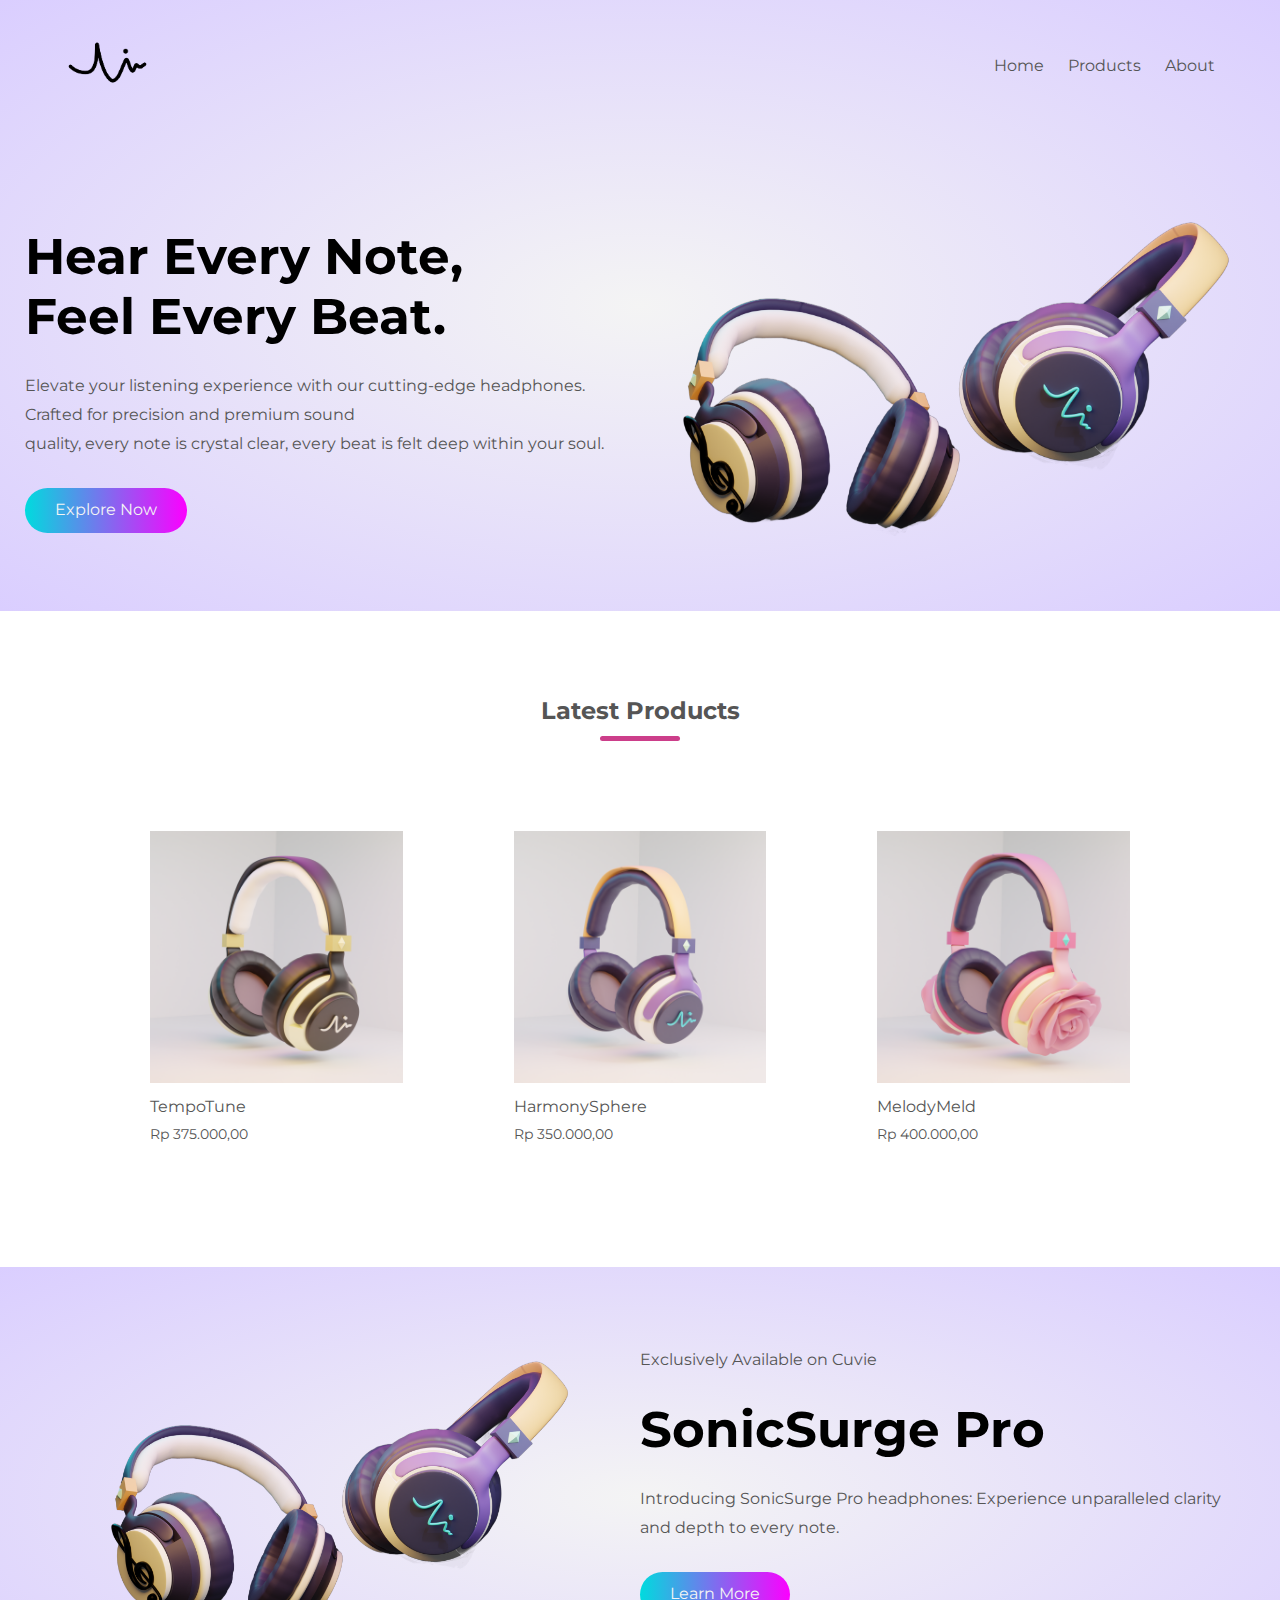
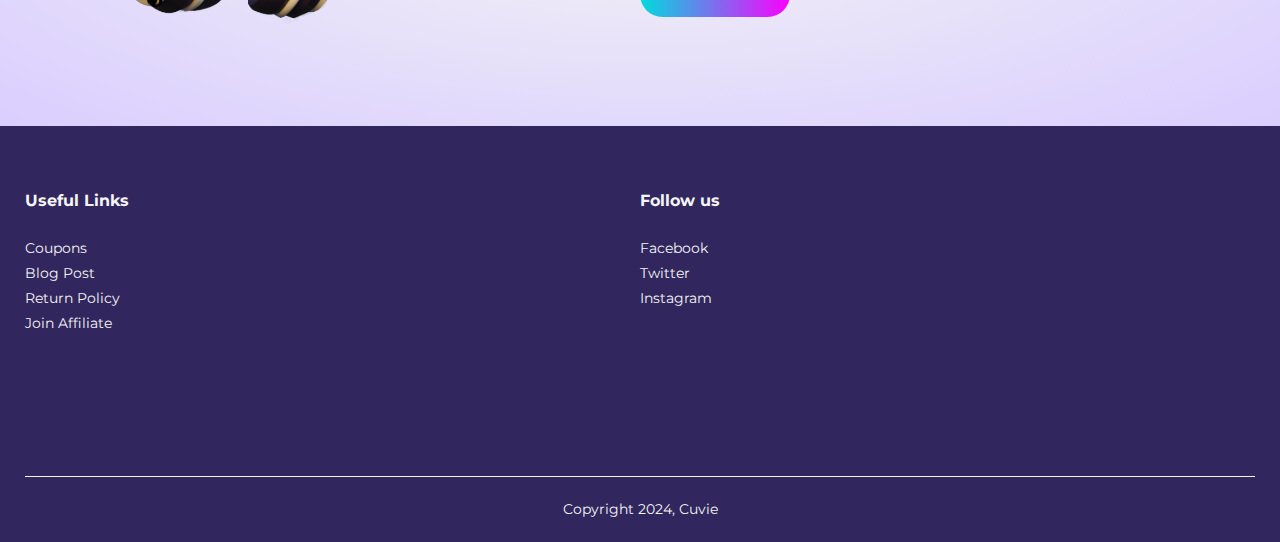
<file: index.html>
<!DOCTYPE html>
<html lang="en">
<head>
    <meta charset="UTF-8">
    <meta name="viewport" content="width=device-width, initial-scale=1.0">
    
    <title>Cuvie |  Ecommerce Website Design</title>
    <link rel="stylesheet" href="style1.css">
    <link rel="preconnect" href="https://fonts.googleapis.com">
    <link rel="preconnect" href="https://fonts.gstatic.com" crossorigin>
    <link href="https://fonts.googleapis.com/css2?family=Montserrat:ital,wght@0,100..900;1,100..900&display=swap" rel="stylesheet">

</head> 
<body>

<div class="header">
    <div class="container">
        <div class="navbar">
            <div class="logo">
             <img src="Logo1.png" width="125px">
            </div> 
            <nav>
                <ul>
                    <li><a href="index.html">Home</a></li>
                    <li><a href="products.html">Products</a></li>
                    <li><a href="about.html">About</a></li>
                </ul>
            </nav>
         </div>
         <div class="row">
            <div class="col-2">
                <h1>Hear Every Note,<br>Feel Every Beat.</h1>
                <p>Elevate your listening experience with our cutting-edge headphones. 
                Crafted for precision and premium sound <br> quality, every note is crystal clear, 
                every beat is felt deep within your soul. </p>
                <a href="products.html" class="button">Explore Now</a>
            </div>
            <div class="col-2">
                <img src="headphone couple png.png">
            </div>
         </div>
    </div>
</div>  




<div class="categories">
    <div class="container">
        <h2 class="title">Latest Products</h2>
        <div class="row">
            <div class="col-3">
                <a href="product-details3.html"><img src="ya.png"></a>
                <h4>TempoTune</h4>
                <p>Rp 375.000,00</p>
            </div>
            <div class="col-3">
                <a href="product-details2.html"><img src="yeypng.png"></a>
                <h4>HarmonySphere</h4>
                <p>Rp 350.000,00</p>
            </div> 
            <div class="col-3">
                <a href="products-details1.html"><img src="yipi.png"></a>
                <h4>MelodyMeld</h4>
                <p>Rp 400.000,00</p>
            </div>
        </div>
    </div>
</div>
    <div class="offer">
        <div class="container">
            <div class="row">
                <div class="col-2">
                <img src="headphone couple png.png" class="offer-img">
            </div>
                <div class="col-2">
                    <p>Exclusively Available on Cuvie</p>
                    <h1>SonicSurge Pro</h1>
                    <p>Introducing SonicSurge Pro headphones: Experience unparalleled clarity and depth to every note.</p>
                    <a href="product-details4.html" class="button">Learn More</a>
                </div>
            </div>
        </div>
    </div>


   
<div class="footer">
    <div class="container">
        <div class="row">
            <div class="footer-col-1">
                <h3>Useful Links</h3>
                <ul>
                    <li>Coupons</li>
                    <li>Blog Post</li>
                    <li>Return Policy</li>
                    <li>Join Affiliate</li>
                </ul>
            </div>
            <div class="footer-col-2">
                <h3>Follow us</h3>
                <ul>
                    <li>Facebook</li>
                    <li>Twitter</li>
                    <li>Instagram</li>
                </ul>
            </div>
        </div>
        <hr>
        <p class="copyright">Copyright 2024, Cuvie</p>
    </div>
</div>
</div>

</body>
</html>
</file>
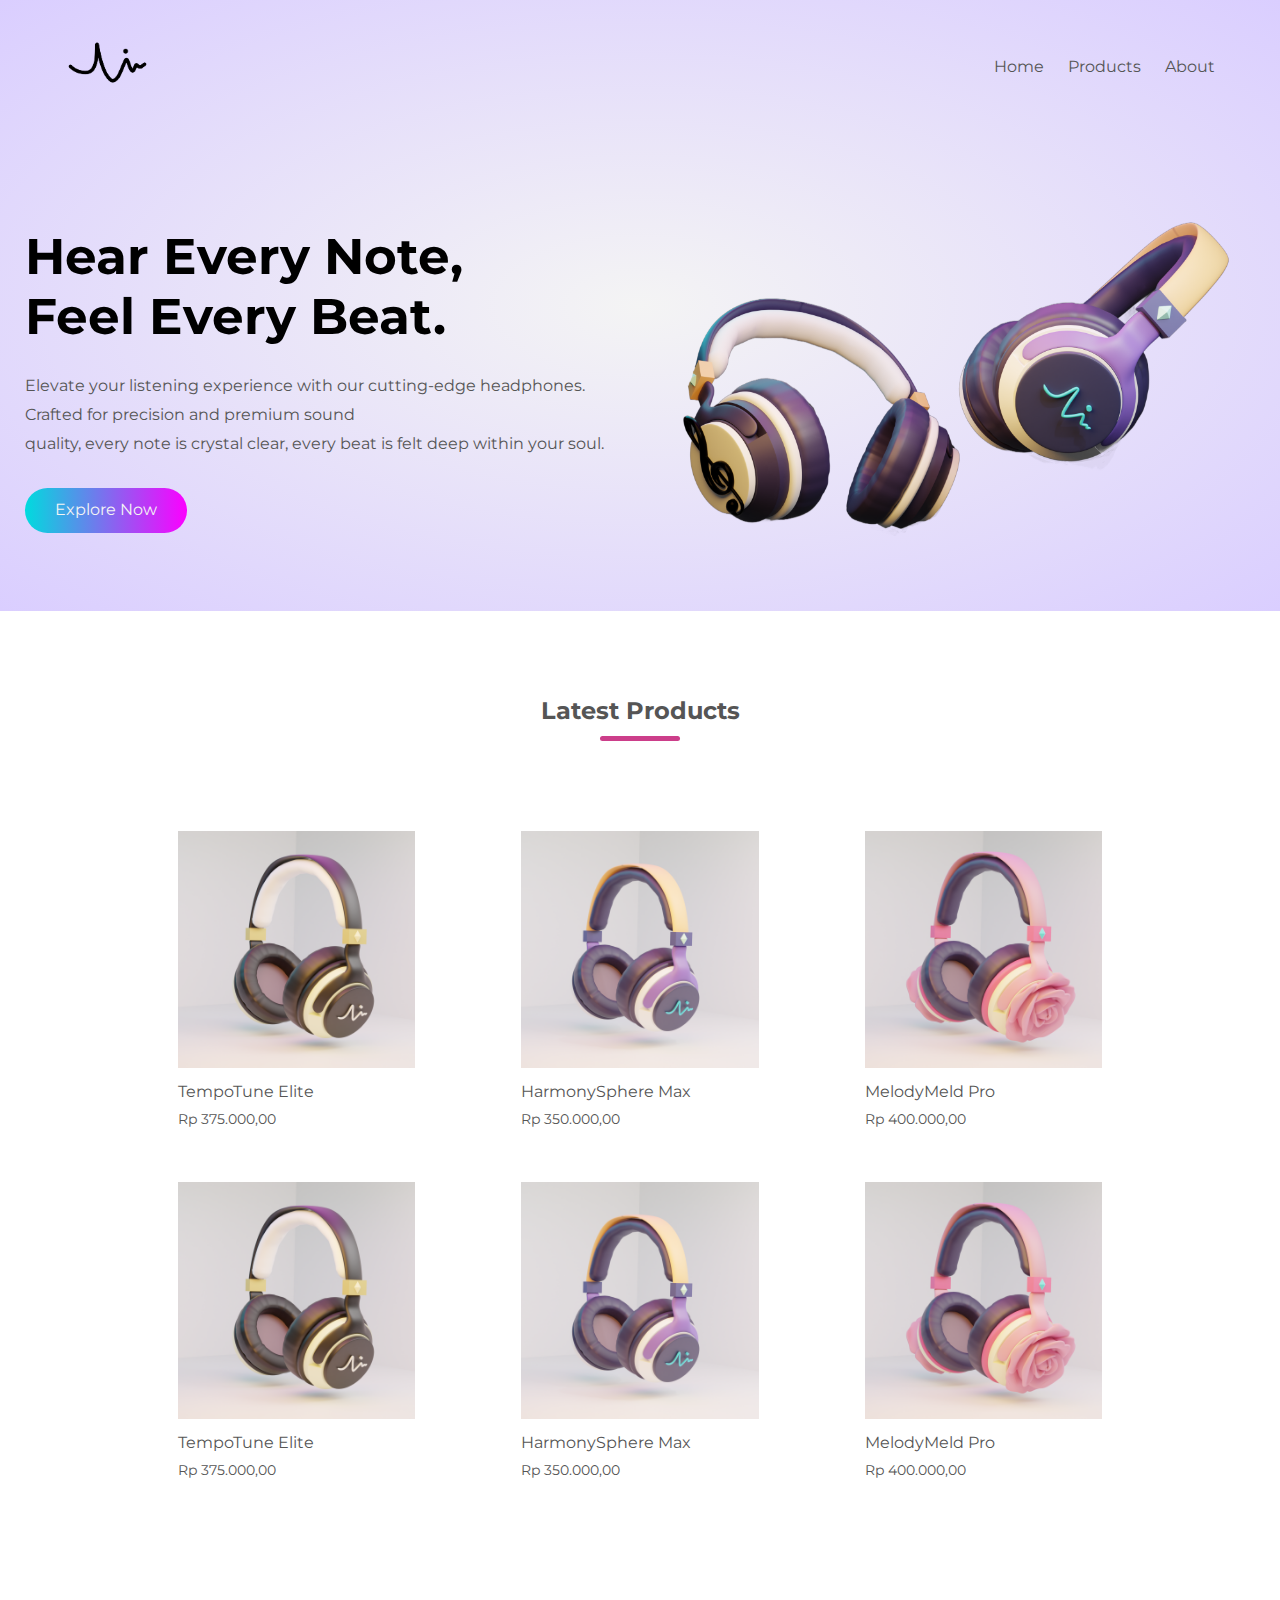
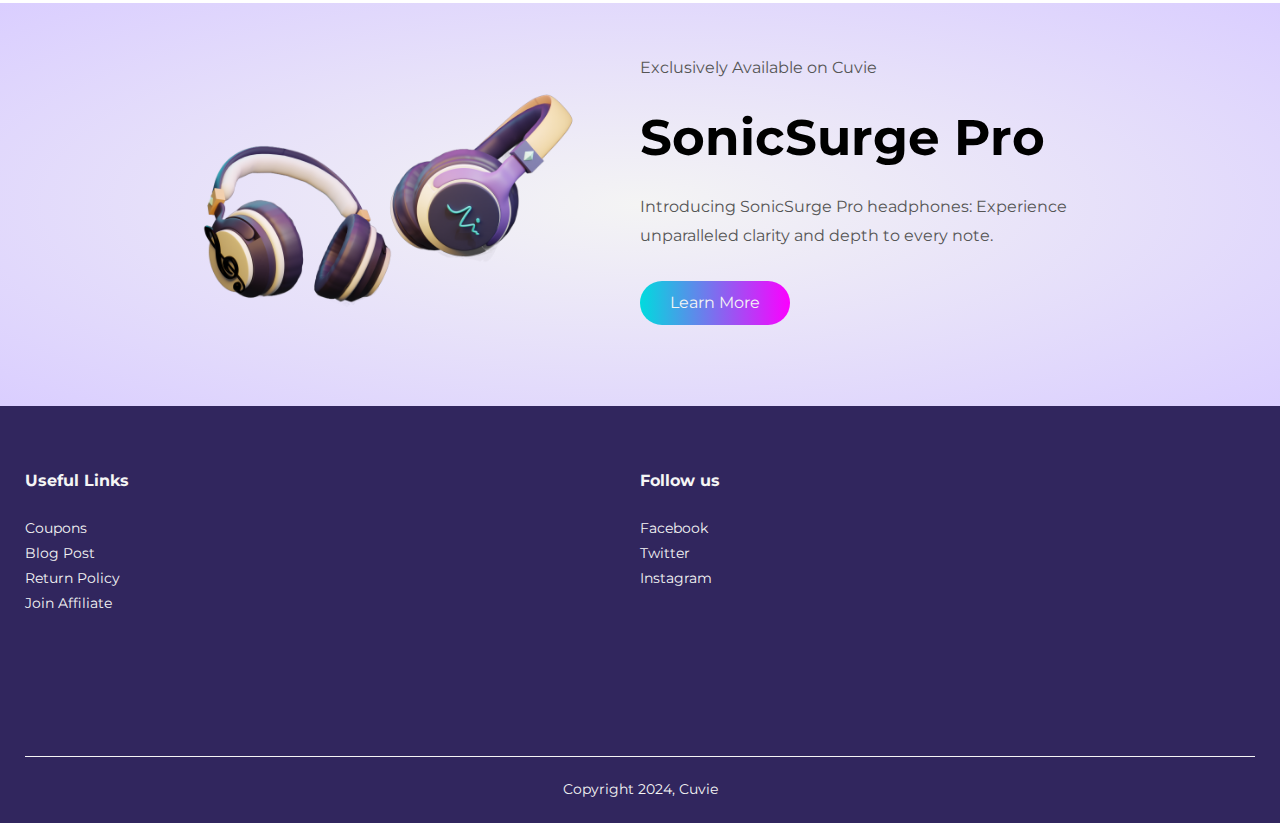
<file: Index.html>
<!DOCTYPE html>
<html lang="en">
<head>
    <meta charset="UTF-8">
    <meta name="viewport" content="width=device-width, initial-scale=1.0">
    
    <title>Cuvie |  Ecommerce Website Design</title>
    <link rel="stylesheet" href="style1.css">
    <link rel="preconnect" href="https://fonts.googleapis.com">
    <link rel="preconnect" href="https://fonts.gstatic.com" crossorigin>
    <link href="https://fonts.googleapis.com/css2?family=Montserrat:ital,wght@0,100..900;1,100..900&display=swap" rel="stylesheet">

</head> 
<body>

<div class="header">
    <div class="container">
        <div class="navbar">
            <div class="logo">
             <img src="Logo1.png" width="125px">
            </div> 
            <nav>
                <ul id="MenuItems">
                    <li><a href="Homee.html">Home</a></li>
                    <li><a href="products.html">Products</a></li>
                    <li><a href="about.html">About</a></li>
                </ul>
            </nav>
            <img src="menu icon.png" class="menu-icon" onclick="menutoggle()">
         </div>
         <div class="row">
            <div class="col-2">
                <h1>Hear Every Note,<br>Feel Every Beat.</h1>
                <p>Elevate your listening experience with our cutting-edge headphones. 
                Crafted for precision and premium sound <br> quality, every note is crystal clear, 
                every beat is felt deep within your soul. </p>
                <a href="products.html" class="button">Explore Now</a>
            </div>
            <div class="col-2">
                <img src="headphone couple png.png">
            </div>
         </div>
    </div>
</div>  




<div class="categories">
    <div class="small-container">
        <h2 class="title">Latest Products</h2>
        <div class="row">
            <div class="col-3">
                <a href="product-details3.html"><img src="ya.png"></a>
                <h4>TempoTune Elite</h4>
                <p>Rp 375.000,00</p>
            </div>
            <div class="col-3">
                <a href="product-details2.html"><img src="yeypng.png"></a>
                <h4>HarmonySphere Max</h4>
                <p>Rp 350.000,00</p>
            </div> 
            <div class="col-3">
                <a href="products-details1.html"><img src="yipi.png"></a>
                <h4>MelodyMeld Pro</h4>
                <p>Rp 400.000,00</p>
            </div>
        </div>
        <div class="row">
            <div class="col-3">
                <a href="product-details3.html"><img src="ya.png"></a>
                <h4>TempoTune Elite</h4>
                <p>Rp 375.000,00</p>
            </div>
            <div class="col-3">
                <a href="product-details2.html"><img src="yeypng.png"></a>
                <h4>HarmonySphere Max</h4>
                <p>Rp 350.000,00</p>
            </div> 
            <div class="col-3">
                <a href="products-details1.html"><img src="yipi.png"></a>
                <h4>MelodyMeld Pro</h4>
                <p>Rp 400.000,00</p>
            </div>
        </div>
    </div>
</div>
    <div class="offer">
        <div class="small-container">
            <div class="row">
                <div class="col-2">
                <img src="headphone couple png.png" class="offer-img">
            </div>
                <div class="col-2">
                    <p>Exclusively Available on Cuvie</p>
                    <h1>SonicSurge Pro</h1>
                    <p>Introducing SonicSurge Pro headphones: Experience unparalleled clarity and depth to every note.</p>
                    <a href="product-details4.html" class="button">Learn More</a>
                </div>
            </div>
        </div>
    </div>


   
<div class="footer">
    <div class="container">
        <div class="row">
            <div class="footer-col-1">
                <h3>Useful Links</h3>
                <ul>
                    <li>Coupons</li>
                    <li>Blog Post</li>
                    <li>Return Policy</li>
                    <li>Join Affiliate</li>
                </ul>
            </div>
            <div class="footer-col-2">
                <h3>Follow us</h3>
                <ul>
                    <li>Facebook</li>
                    <li>Twitter</li>
                    <li>Instagram</li>
                </ul>
            </div>
        </div>
        <hr>
        <p class="copyright">Copyright 2024, Cuvie</p>
    </div>
</div>
</div>

<script>
    var MenuItems = document.getElementById("MenuItems");
    MenuItems.style.maxHeight = "0px";

    function menutoggle() {
        if(MenuItems.style.maxHeight == "0px")
        {
            MenuItems.style.maxHeight == "200px";
        }
        else
        {
            MenuItems.style.maxHeight == "0px";
        }
    }
</script>
</body>
</html>
</file>
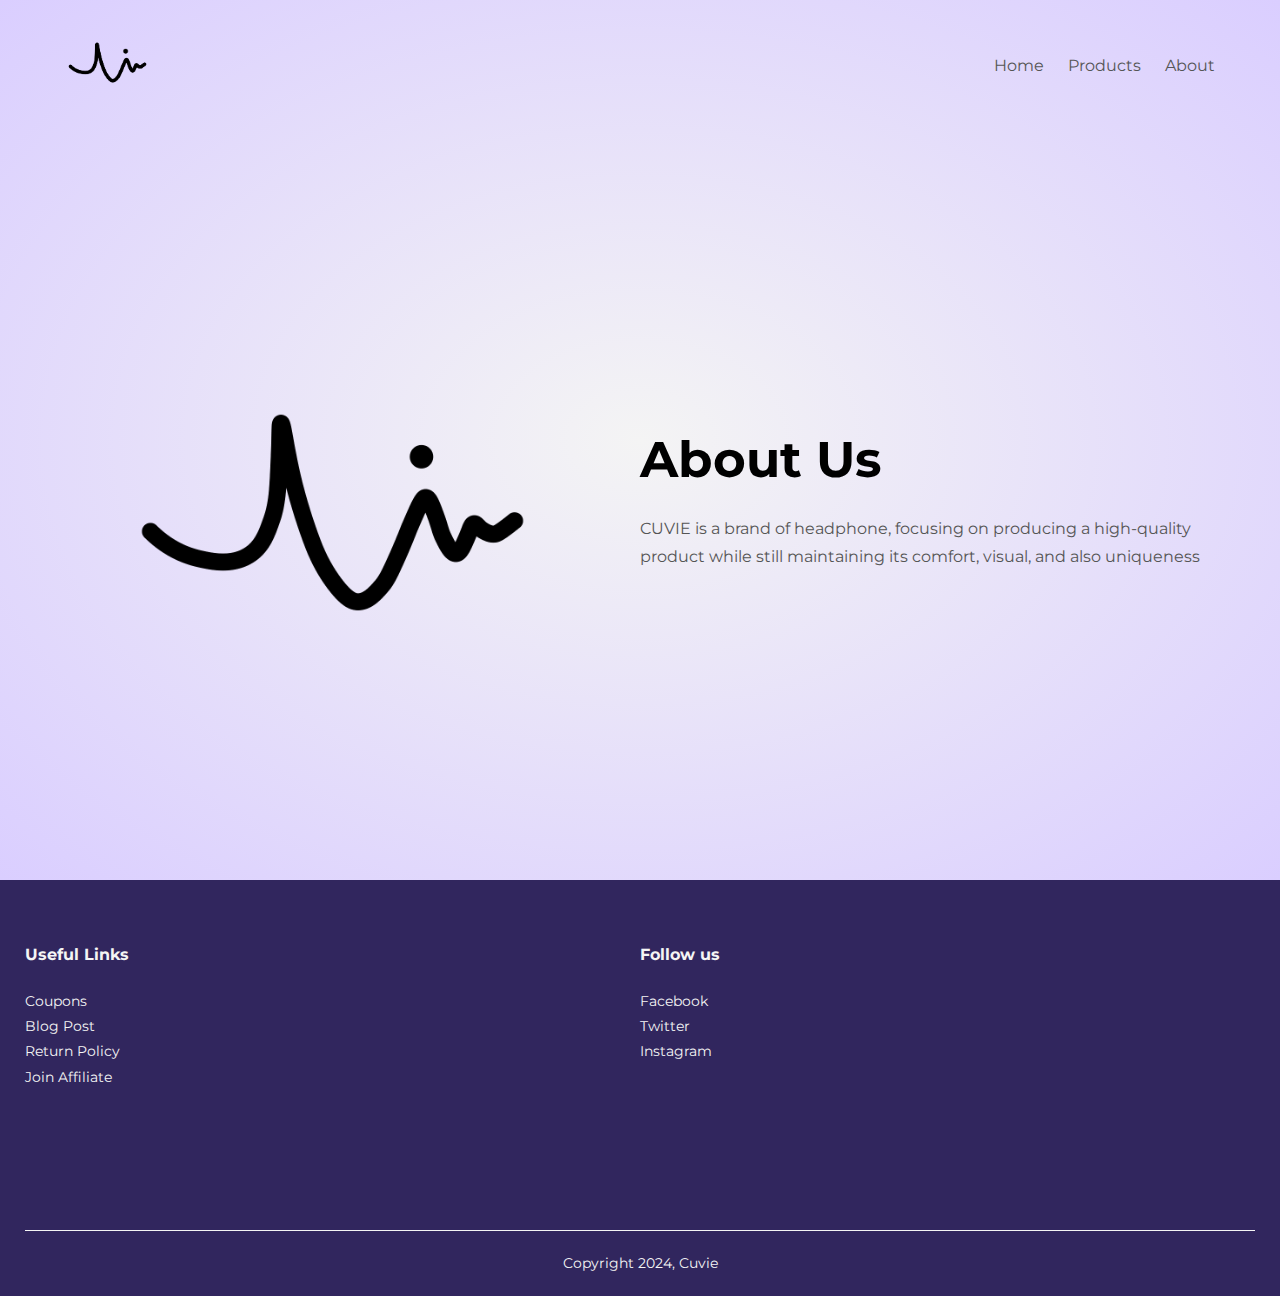
<file: about.html>
<!DOCTYPE html>
<html lang="en">
<head>
    <meta charset="UTF-8">
    <meta name="viewport" content="width=device-width, initial-scale=1.0">
    
    <title>Cuvie |  Ecommerce Website Design</title>
    <link rel="stylesheet" href="style1.css">
    <link rel="preconnect" href="https://fonts.googleapis.com">
    <link rel="preconnect" href="https://fonts.gstatic.com" crossorigin>
    <link href="https://fonts.googleapis.com/css2?family=Montserrat:ital,wght@0,100..900;1,100..900&display=swap" rel="stylesheet">

</head> 
<body>

<div class="header">
    <div class="container">
        <div class="navbar">
            <div class="logo">
             <img src="Logo1.png" width="125px">
            </div> 
            <nav>
                <ul>
                    <li><a href="index.html">Home</a></li>
                    <li><a href="products.html">Products</a></li>
                    <li><a href="about.html">About</a></li>
                </ul>
            </nav>
         </div>
         <div class="row">
            <div class="col-2">
                <img src="Logo1.png">
                
            </div>
            <div class="col-2">
                <h1>About Us</h1>
                <p>CUVIE is a brand of headphone, focusing on producing a high-quality 
                    product while still maintaining its comfort, visual, and also uniqueness </p>
                <br>
                <br>
            </div>
         </div>
    </div>
</div> 

<div class="footer">
    <div class="container">
        <div class="row">
            <div class="footer-col-1">
                <h3>Useful Links</h3>
                <ul>
                    <li>Coupons</li>
                    <li>Blog Post</li>
                    <li>Return Policy</li>
                    <li>Join Affiliate</li>
                </ul>
            </div>
            <div class="footer-col-2">
                <h3>Follow us</h3>
                <ul>
                    <li>Facebook</li>
                    <li>Twitter</li>
                    <li>Instagram</li>
                </ul>
            </div>
        </div>
        <hr>
        <p class="copyright">Copyright 2024, Cuvie</p>
    </div>
</div>

</body>
</html>
</file>
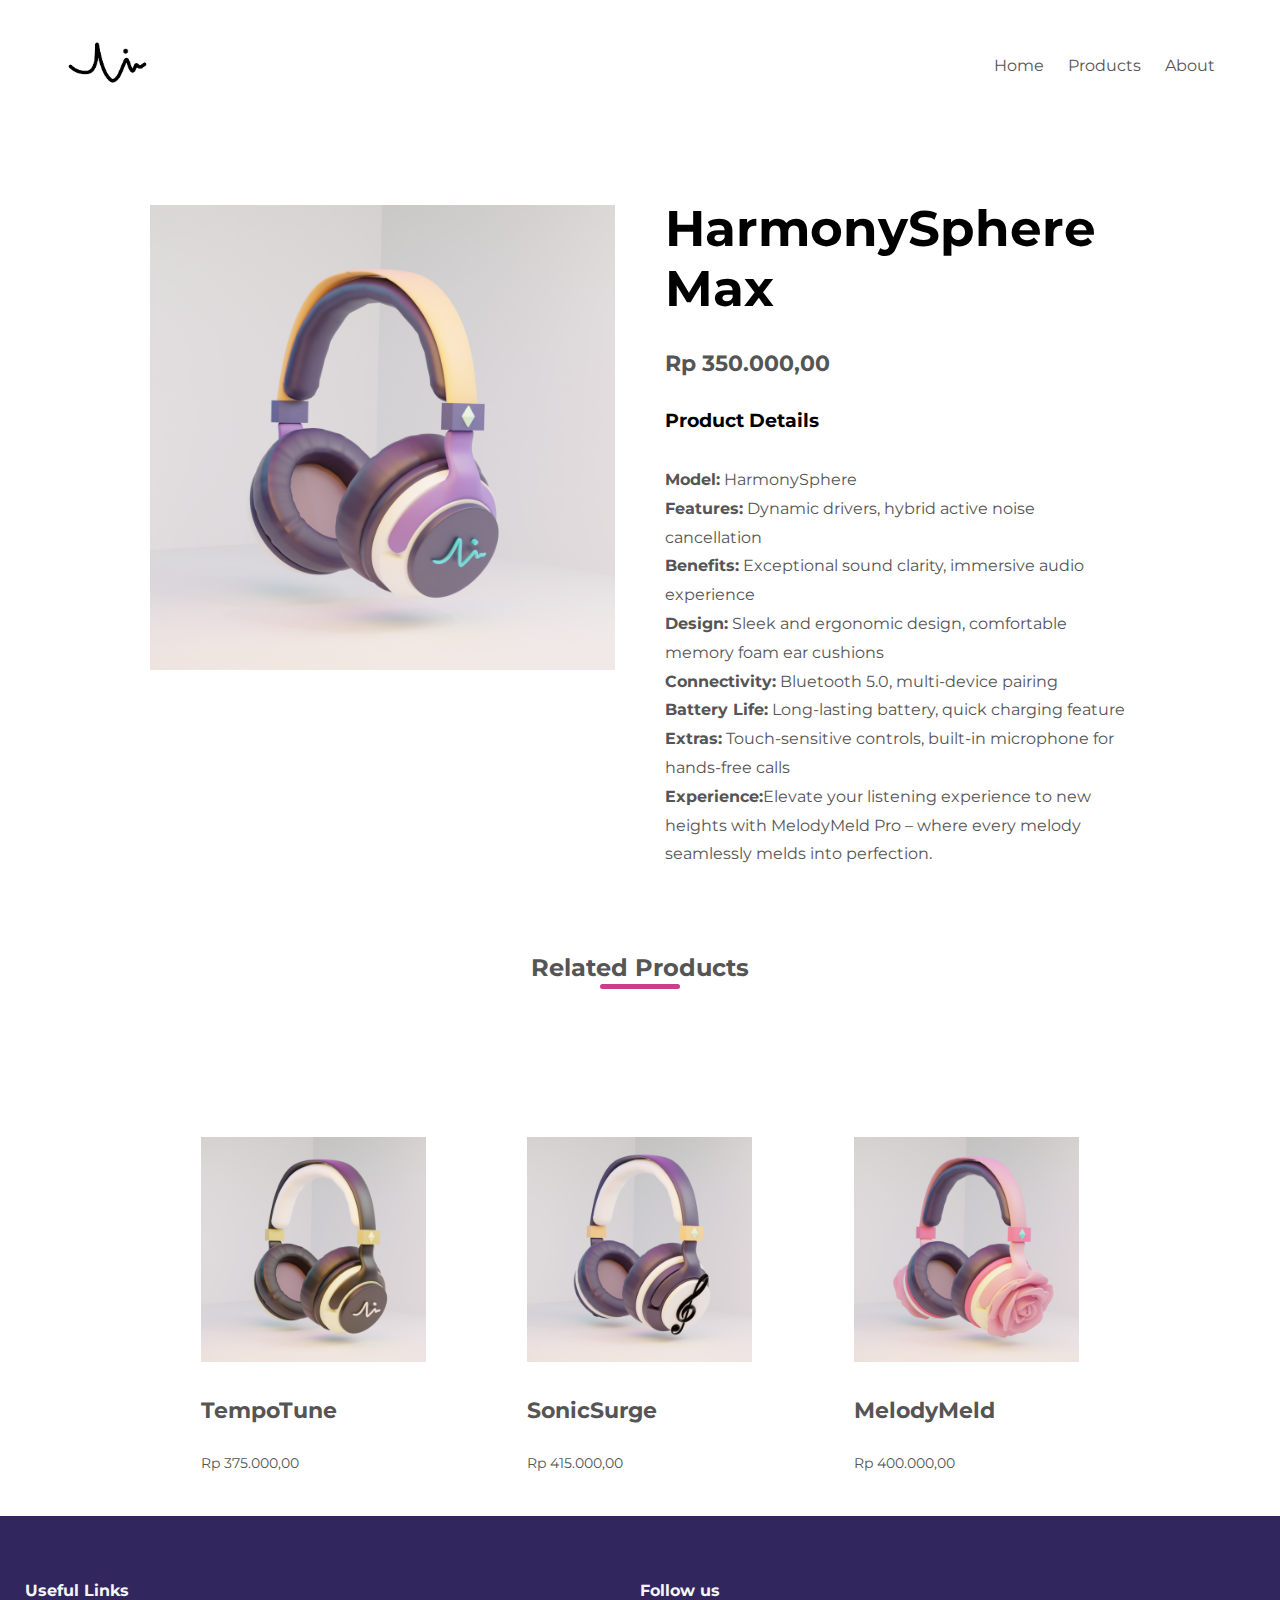
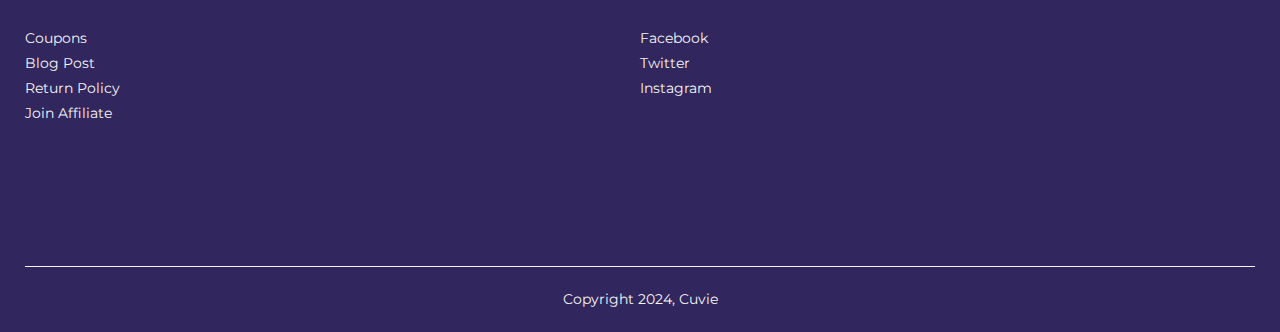
<file: product-details2.html>
<!DOCTYPE html>
<html lang="en">
<head>
    <meta charset="UTF-8">
    <meta name="viewport" content="width=device-width, initial-scale=1.0">
    
    <title>Products Details - Cuvie</title>
    <link rel="stylesheet" href="style1.css">
    <link rel="preconnect" href="https://fonts.googleapis.com">
    <link rel="preconnect" href="https://fonts.gstatic.com" crossorigin>
    <link href="https://fonts.googleapis.com/css2?family=Montserrat:ital,wght@0,100..900;1,100..900&display=swap" rel="stylesheet">

</head> 
<body>

    <div class="container">
        <div class="navbar">
            <div class="logo">
             <img src="Logo1.png" width="125px">
            </div> 
            <nav>
                <ul>
                    <li><a href="index.html">Home</a></li>
                    <li><a href="products.html">Products</a></li>
                    <li><a href="about.html">About</a></li>
                </ul>
            </nav>
         </div>
    </div>


    <div class="small-container-single-product">
        <div class="row">
            <div class="col-2 product1">
                <img src="yeypng.png" width="100%">  
            </div>
            <div class="col-2">
             <h1>HarmonySphere Max</h1>
                <h4>Rp 350.000,00</h4>
                <h3>Product Details</h3>
                <br>
                <p><b>Model:</b> HarmonySphere
                    <br><b>Features:</b> Dynamic drivers, hybrid active noise cancellation
                    <br><b>Benefits:</b> Exceptional sound clarity, immersive audio experience
                    <br><b>Design:</b> Sleek and ergonomic design, comfortable memory foam ear cushions
                    <br><b>Connectivity:</b> Bluetooth 5.0, multi-device pairing
                    <br><b>Battery Life:</b> Long-lasting battery, quick charging feature
                    <br><b>Extras:</b> Touch-sensitive controls, built-in microphone for hands-free calls
                    <br><b>Experience:</b>Elevate your listening experience to new heights with MelodyMeld Pro – where every melody seamlessly melds into perfection.</p>
                </div>
    </div>
        
    <br>
    <br>
    
        <div class="small-container">
            <div class="row">
                <div class="title"><h2>Related Products</h2></div>
            </div>
        </div>
    
        <br>
        <br>
    
    <div class="container">
        <div class="row">
            <div class="col-3">
                <a href="product-details3.html"><img src="ya.png"></a>
                <h4>TempoTune</h4>
                <p>Rp 375.000,00</p>
            </div>
            <div class="col-3">
                <a href="product-details4.html"><img src="music.png"></a>
                <h4>SonicSurge</h4>
                <p>Rp 415.000,00</p>
            </div>
            <div class="col-3">
                <a href="products-details1.html"><img src="yipi.png"></a>
                <h4>MelodyMeld</h4>
                <p>Rp 400.000,00</p>
            </div>
        </div>
    </div>
</div>


    <div class="footer">
        <div class="container">
            <div class="row">
                <div class="footer-col-1">
                    <h3>Useful Links</h3>
                    <ul>
                        <li>Coupons</li>
                        <li>Blog Post</li>
                        <li>Return Policy</li>
                        <li>Join Affiliate</li>
                    </ul>
                </div>
                <div class="footer-col-2">
                    <h3>Follow us</h3>
                    <ul>
                        <li>Facebook</li>
                        <li>Twitter</li>
                        <li>Instagram</li>
                    </ul>
                </div>
            </div>
            <hr>
            <p class="copyright">Copyright 2024, Cuvie</p>
        </div>
    </div>

    </body>
    </html>
</file>
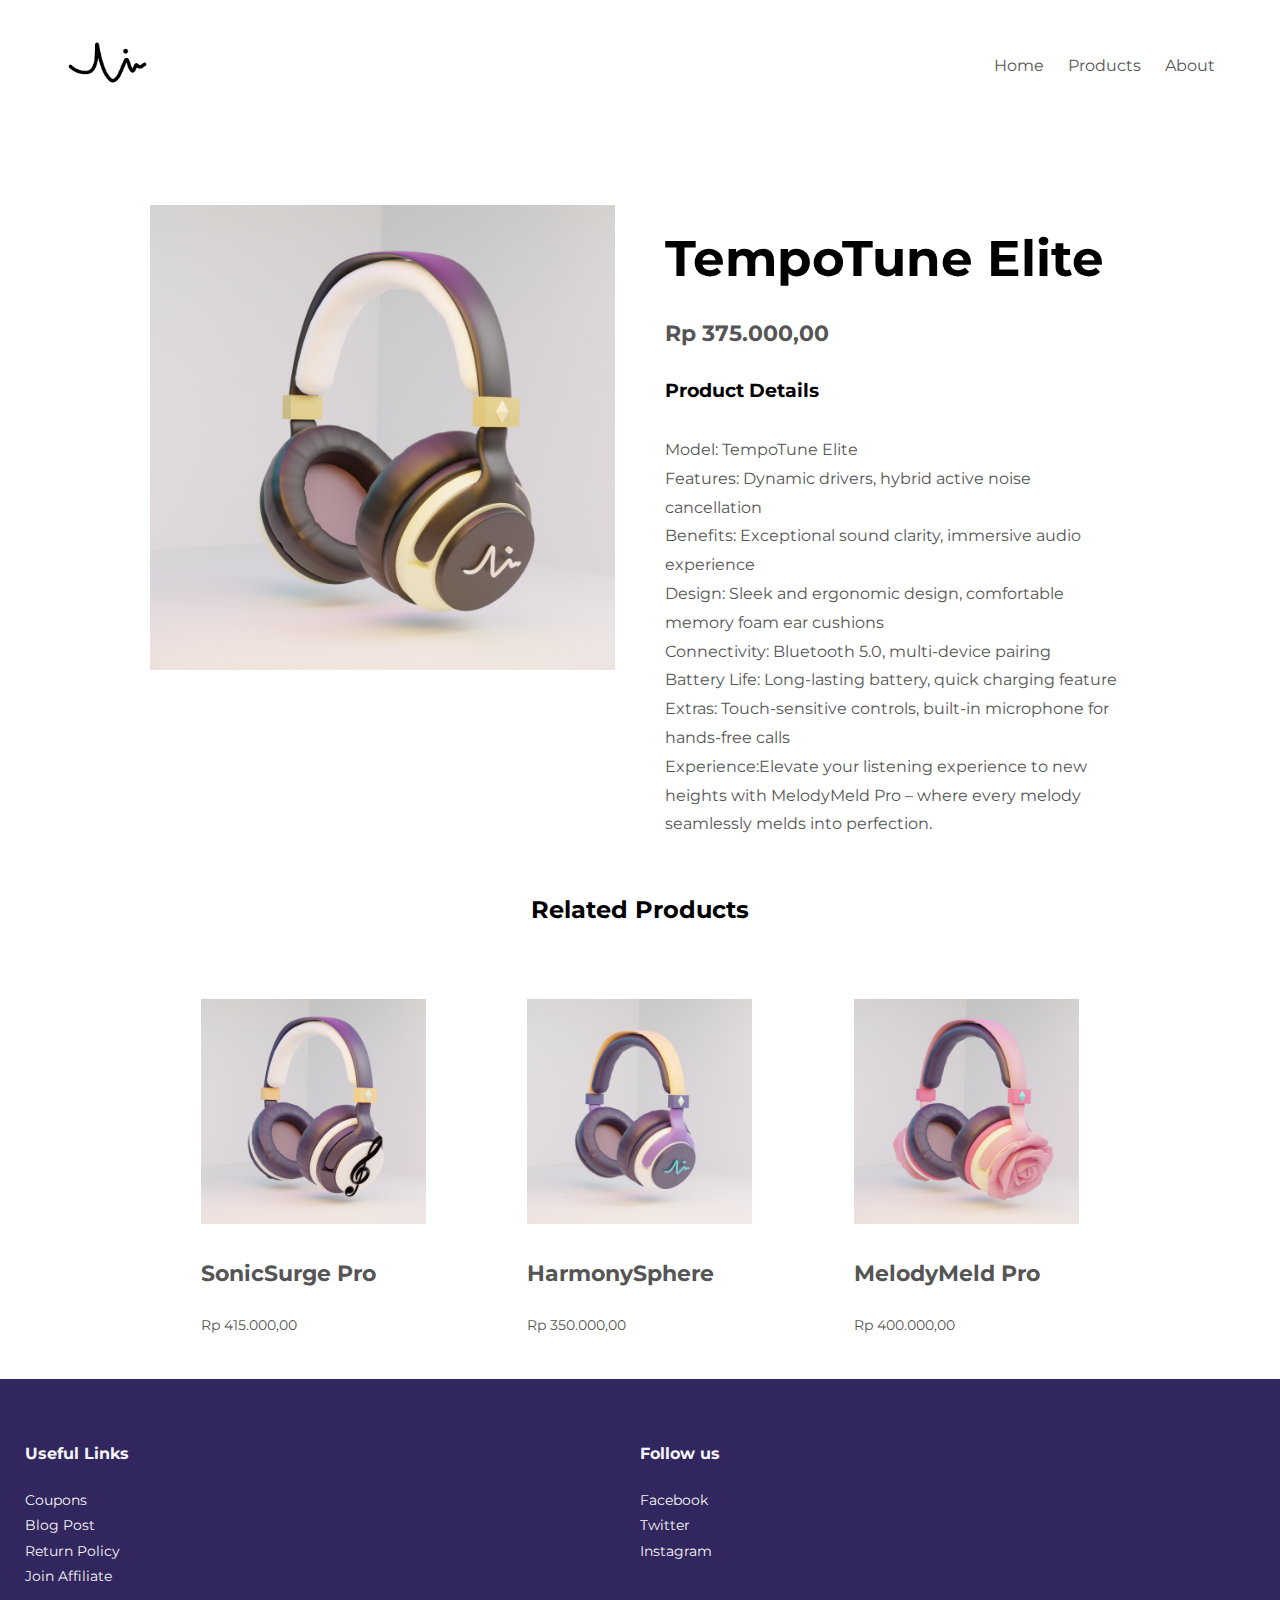
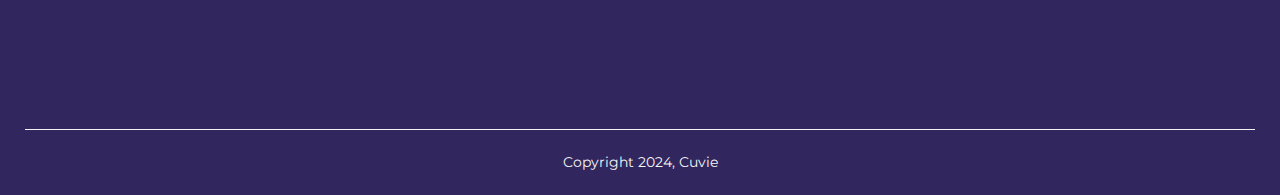
<file: product-details3.html>
<!DOCTYPE html>
<html lang="en">
<head>
    <meta charset="UTF-8">
    <meta name="viewport" content="width=device-width, initial-scale=1.0">
    
    <title>Products Details - Cuvie</title>
    <link rel="stylesheet" href="style1.css">
    <link rel="preconnect" href="https://fonts.googleapis.com">
    <link rel="preconnect" href="https://fonts.gstatic.com" crossorigin>
    <link href="https://fonts.googleapis.com/css2?family=Montserrat:ital,wght@0,100..900;1,100..900&display=swap" rel="stylesheet">

</head> 
<body>

    <div class="container">
        <div class="navbar">
            <div class="logo">
             <img src="Logo1.png" width="125px">
            </div> 
            <nav>
                <ul>
                    <li><a href="index.html">Home</a></li>
                    <li><a href="products.html">Products</a></li>
                    <li><a href="about.html">About</a></li>
                </ul>
            </nav>
         </div>
    </div>


    <div class="small-container-single-product">
        <div class="row">
            <div class="col-2 product1">
                <img src="ya.png" width="100%">  
            </div>
            <div class="col-2">
                <h1>TempoTune Elite</h1>
                <h4>Rp 375.000,00</h4>
                <h3>Product Details</h3>
                <br>
                <p>Model: TempoTune Elite
                    <br>Features: Dynamic drivers, hybrid active noise cancellation
                    <br>Benefits: Exceptional sound clarity, immersive audio experience
                    <br>Design: Sleek and ergonomic design, comfortable memory foam ear cushions
                    <br>Connectivity: Bluetooth 5.0, multi-device pairing
                    <br>Battery Life: Long-lasting battery, quick charging feature
                    <br>Extras: Touch-sensitive controls, built-in microphone for hands-free calls
                    <br>Experience:Elevate your listening experience to new heights with MelodyMeld Pro – where every melody seamlessly melds into perfection.</p>
                </div>
    </div>
        
        <div class="small-container">
            <div class="row">
                <h2>Related Products</h2>
            </div>
        </div>
        <br>
        <br>
    
    <div class="container">
        <div class="row">
            <div class="col-3">
                <a href="product-details4.html"><img src="music.png"></a>
                <h4>SonicSurge Pro</h4>
                <p>Rp 415.000,00</p>
            </div>
            <div class="col-3">
                <a href="product-details2.html"><img src="yeypng.png"></a>
                <h4>HarmonySphere</h4>
                <p>Rp 350.000,00</p>
            </div>
            <div class="col-3">
                <a href="products-details1.html"><img src="yipi.png"></a>
                <h4>MelodyMeld Pro</h4>
                <p>Rp 400.000,00</p>
            </div>
        </div>
    </div>
</div>


    <div class="footer">
        <div class="container">
            <div class="row">
                <div class="footer-col-1">
                    <h3>Useful Links</h3>
                    <ul>
                        <li>Coupons</li>
                        <li>Blog Post</li>
                        <li>Return Policy</li>
                        <li>Join Affiliate</li>
                    </ul>
                </div>
                <div class="footer-col-2">
                    <h3>Follow us</h3>
                    <ul>
                        <li>Facebook</li>
                        <li>Twitter</li>
                        <li>Instagram</li>
                    </ul>
                </div>
            </div>
            <hr>
            <p class="copyright">Copyright 2024, Cuvie</p>
        </div>
    </div>

    </body>
    </html>
</file>
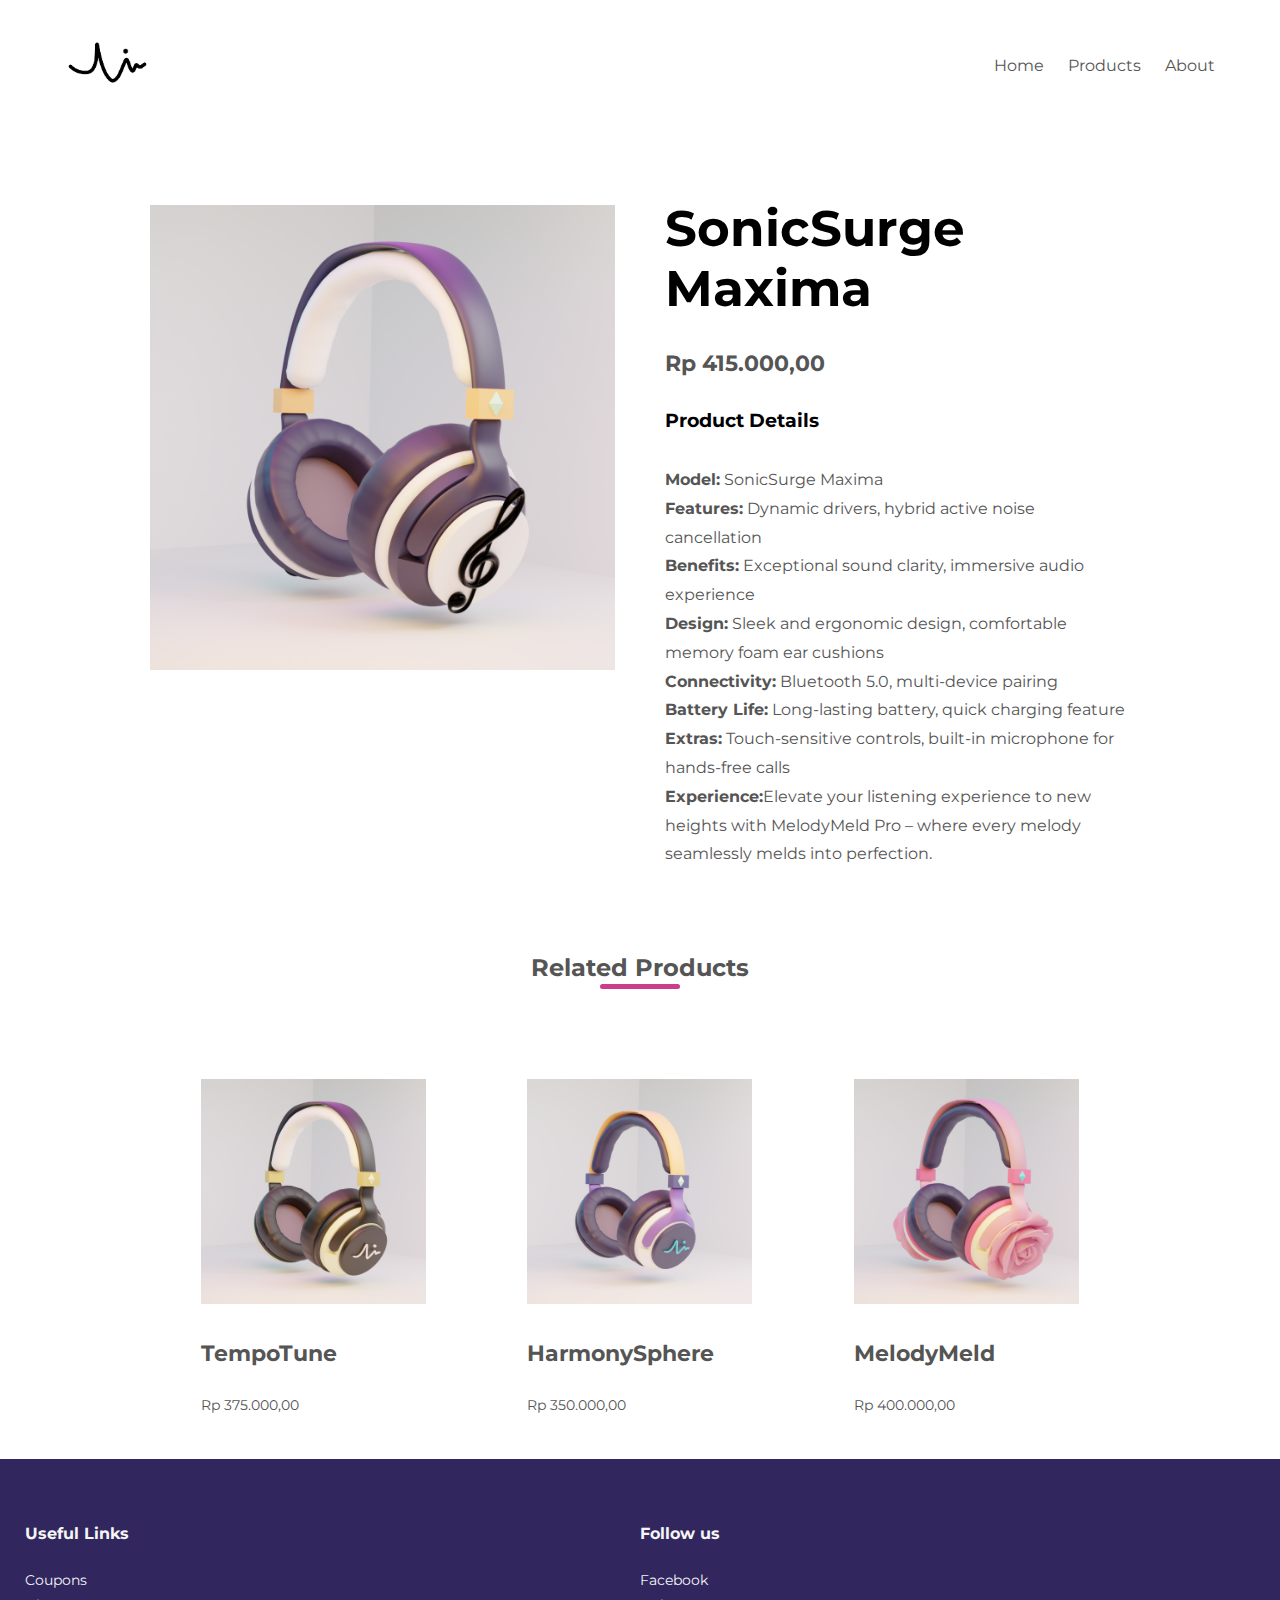
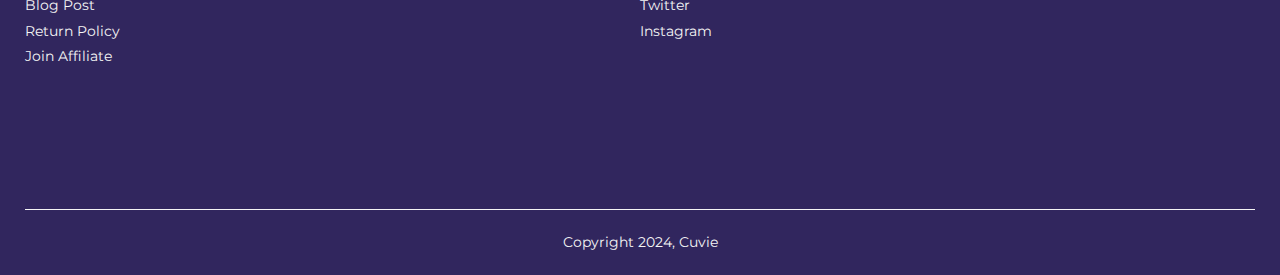
<file: product-details4.html>
<!DOCTYPE html>
<html lang="en">
<head>
    <meta charset="UTF-8">
    <meta name="viewport" content="width=device-width, initial-scale=1.0">
    
    <title>Products Details - Cuvie</title>
    <link rel="stylesheet" href="style1.css">
    <link rel="preconnect" href="https://fonts.googleapis.com">
    <link rel="preconnect" href="https://fonts.gstatic.com" crossorigin>
    <link href="https://fonts.googleapis.com/css2?family=Montserrat:ital,wght@0,100..900;1,100..900&display=swap" rel="stylesheet">

</head> 
<body>

    <div class="container">
        <div class="navbar">
            <div class="logo">
             <img src="Logo1.png" width="125px">
            </div> 
            <nav>
                <ul>
                    <li><a href="index.html">Home</a></li>
                    <li><a href="products.html">Products</a></li>
                    <li><a href="about.html">About</a></li>
                </ul>
            </nav>
         </div>
    </div>


    <div class="small-container-single-product">
        <div class="row">
            <div class="col-2 product1">
                <img src="music.png" width="100%">  
            </div>
            <div class="col-2">
               <h1>SonicSurge Maxima</h1>
                <h4>Rp 415.000,00</h4>
                <h3>Product Details</h3>
                <br>
                    <p><b>Model:</b> SonicSurge Maxima
                        <br><b>Features:</b> Dynamic drivers, hybrid active noise cancellation
                        <br><b>Benefits:</b> Exceptional sound clarity, immersive audio experience
                        <br><b>Design:</b> Sleek and ergonomic design, comfortable memory foam ear cushions
                        <br><b>Connectivity:</b> Bluetooth 5.0, multi-device pairing
                        <br><b>Battery Life:</b> Long-lasting battery, quick charging feature
                        <br><b>Extras:</b> Touch-sensitive controls, built-in microphone for hands-free calls
                        <br><b>Experience:</b>Elevate your listening experience to new heights with MelodyMeld Pro – where every melody seamlessly melds into perfection.</p>
                    </div>
    </div>
  
    <br>
    <br>

        <div class="small-container">
            <div class="row">
                <div class="title"><h2>Related Products</h2></div>
            </div>
        </div>
    
    <div class="container">
        <div class="row">
            <div class="col-3">
                <a href="product-details3.html"><img src="ya.png"></a>
                <h4>TempoTune</h4>
                <p>Rp 375.000,00</p>
            </div>
            <div class="col-3">
                <a href="product-details2.html"><img src="yeypng.png"></a>
                <h4>HarmonySphere</h4>
                <p>Rp 350.000,00</p>
            </div>
            <div class="col-3">
                <a href="products-details1.html"><img src="yipi.png"></a>
                <h4>MelodyMeld</h4>
                <p>Rp 400.000,00</p>
            </div>
        </div>
    </div>
</div>


    <div class="footer">
        <div class="container">
            <div class="row">
                <div class="footer-col-1">
                    <h3>Useful Links</h3>
                    <ul>
                        <li>Coupons</li>
                        <li>Blog Post</li>
                        <li>Return Policy</li>
                        <li>Join Affiliate</li>
                    </ul>
                </div>
                <div class="footer-col-2">
                    <h3>Follow us</h3>
                    <ul>
                        <li>Facebook</li>
                        <li>Twitter</li>
                        <li>Instagram</li>
                    </ul>
                </div>
            </div>
            <hr>
            <p class="copyright">Copyright 2024, Cuvie</p>
        </div>
    </div>

    </body>
    </html>
</file>
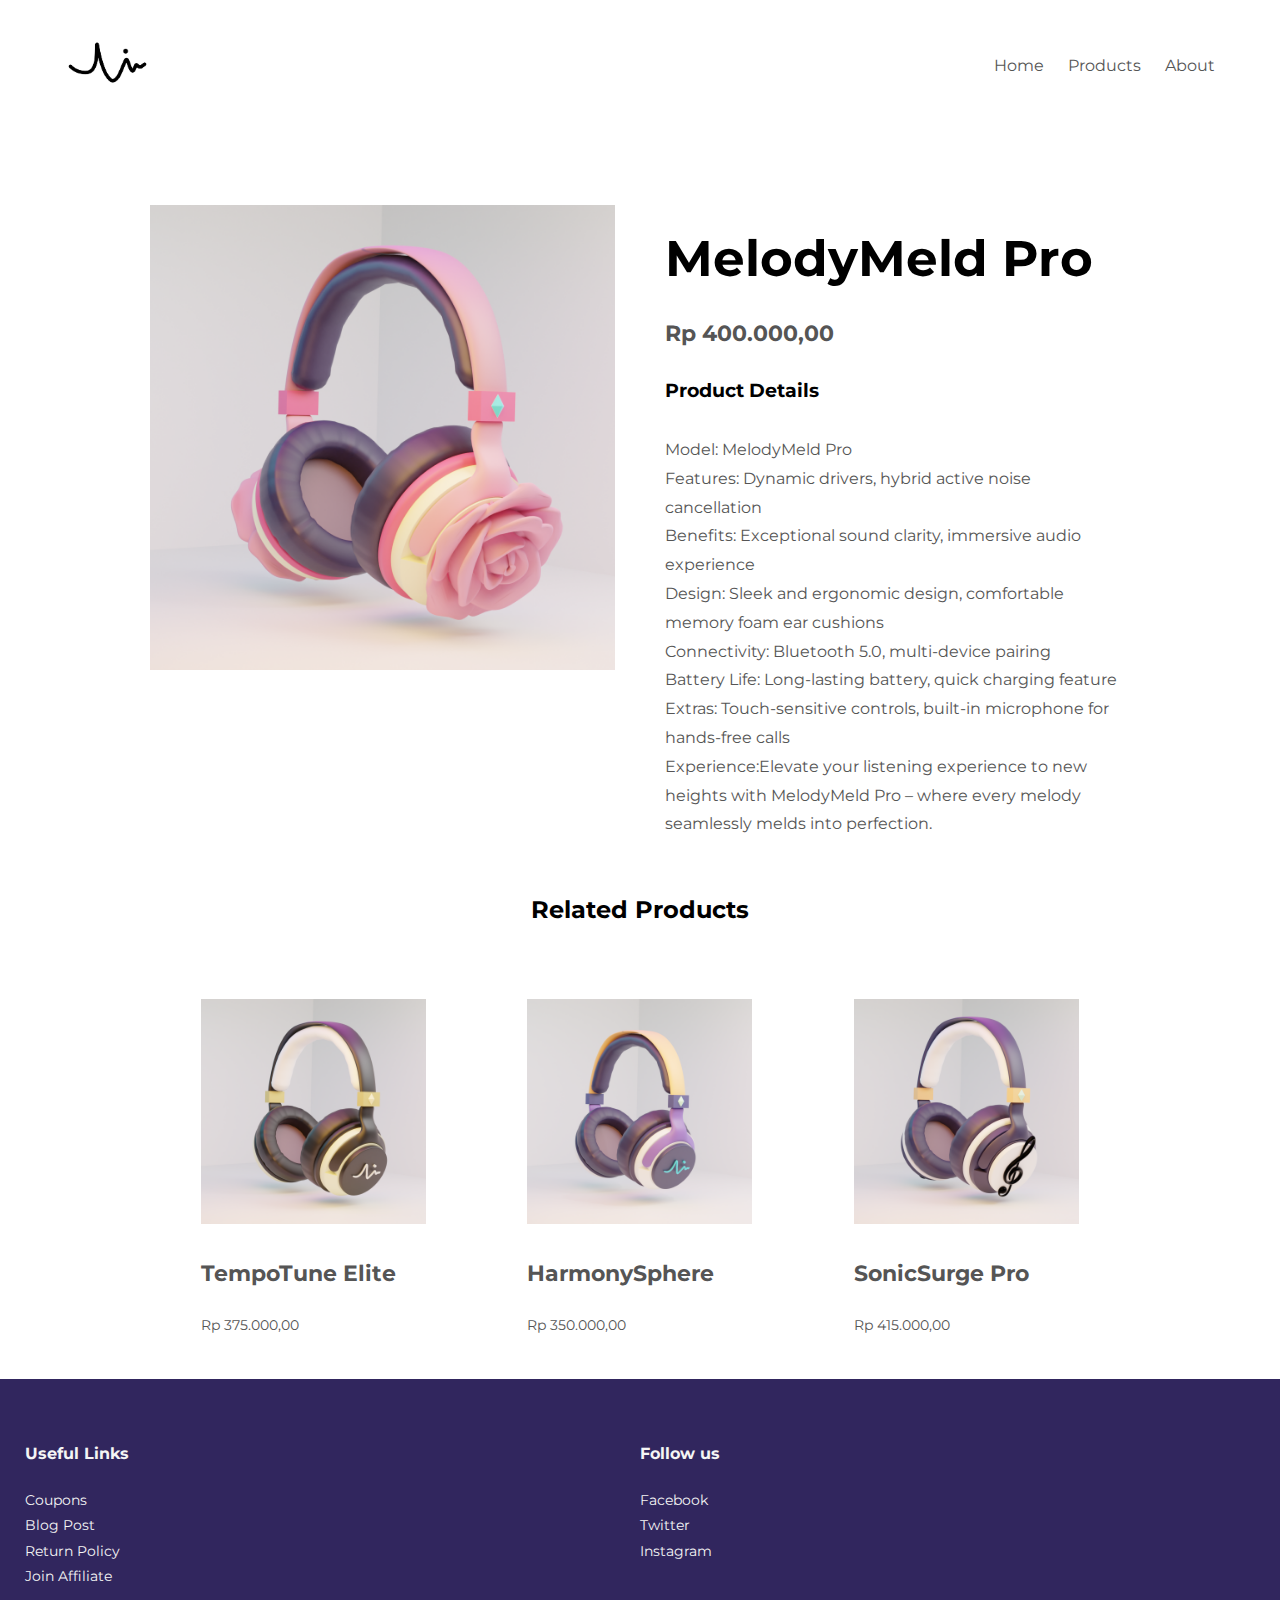
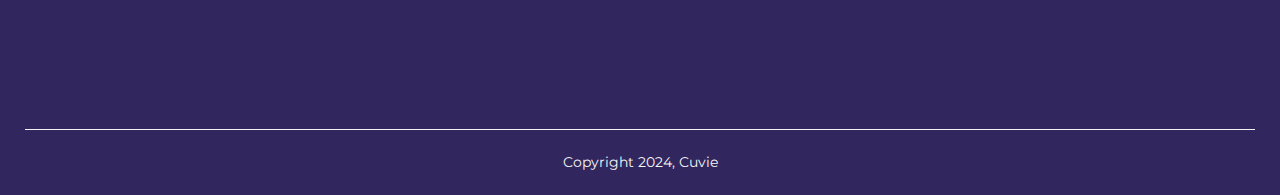
<file: products-details1.html>
<!DOCTYPE html>
<html lang="en">
<head>
    <meta charset="UTF-8">
    <meta name="viewport" content="width=device-width, initial-scale=1.0">
    
    <title>Products Details - Cuvie</title>
    <link rel="stylesheet" href="style1.css">
    <link rel="preconnect" href="https://fonts.googleapis.com">
    <link rel="preconnect" href="https://fonts.gstatic.com" crossorigin>
    <link href="https://fonts.googleapis.com/css2?family=Montserrat:ital,wght@0,100..900;1,100..900&display=swap" rel="stylesheet">

</head> 
<body>

    <div class="container">
        <div class="navbar">
            <div class="logo">
             <img src="Logo1.png" width="125px">
            </div> 
            <nav>
                <ul>
                    <li><a href="index.html">Home</a></li>
                    <li><a href="products.html">Products</a></li>
                    <li><a href="about.html">About</a></li>
                </ul>
            </nav>
         </div>
    </div>


    <div class="small-container-single-product">
        <div class="row">
            <div class="col-2 product1">
                <img src="yipi.png" width="100%">  
            </div>
            <div class="col-2">
                <h1>MelodyMeld Pro</h1>
                <h4>Rp 400.000,00</h4>
                <h3>Product Details</h3>
                <br>
                <p>Model: MelodyMeld Pro
                    <br>Features: Dynamic drivers, hybrid active noise cancellation
                    <br>Benefits: Exceptional sound clarity, immersive audio experience
                    <br>Design: Sleek and ergonomic design, comfortable memory foam ear cushions
                    <br>Connectivity: Bluetooth 5.0, multi-device pairing
                    <br>Battery Life: Long-lasting battery, quick charging feature
                    <br>Extras: Touch-sensitive controls, built-in microphone for hands-free calls
                    <br>Experience:Elevate your listening experience to new heights with MelodyMeld Pro – where every melody seamlessly melds into perfection.</p>
                </div>
    </div>
        
        <div class="small-container">
            <div class="row">
                <h2>Related Products</h2>
            </div>
        </div>
        <br>
        <br>
    
    <div class="container">
        <div class="row">
            <div class="col-3">
                <a href="product-details3.html"><img src="ya.png"></a>
                <h4>TempoTune Elite</h4>
                <p>Rp 375.000,00</p>
            </div>
            <div class="col-3">
                <a href="product-details2.html"><img src="yeypng.png"></a>
                <h4>HarmonySphere</h4>
                <p>Rp 350.000,00</p>
            </div>
            <div class="col-3">
                <a href="product-details4.html"><img src="music.png"></a>
                <h4>SonicSurge Pro</h4>
                <p>Rp 415.000,00</p>
            </div>
        </div>
    </div>
</div>


    <div class="footer">
        <div class="container">
            <div class="row">
                <div class="footer-col-1">
                    <h3>Useful Links</h3>
                    <ul>
                        <li>Coupons</li>
                        <li>Blog Post</li>
                        <li>Return Policy</li>
                        <li>Join Affiliate</li>
                    </ul>
                </div>
                <div class="footer-col-2">
                    <h3>Follow us</h3>
                    <ul>
                        <li>Facebook</li>
                        <li>Twitter</li>
                        <li>Instagram</li>
                    </ul>
                </div>
            </div>
            <hr>
            <p class="copyright">Copyright 2024, Cuvie</p>
        </div>
    </div>

    </body>
    </html>
</file>
<file: style1.css>
* {
    margin: 0;
    padding: 0;
    box-sizing: border-box;
    line-height: 1.8;
}

body {
    font-family: "Montserrat", sans-serif;
}
.navbar {
    display: flex;
    align-items: center;
    padding: 20px;
    padding-top: 0px;
} 

nav {
    flex: 1;
    text-align: right;
}

nav ul {
    display: inline-block;
    list-style-type: none;
}

nav ul li {
    display: inline-block;
    margin-right: 20px;
} 

nav ul li::after {
    content: '';
    width: 0%;
    height: 2px;
    background-color:#CC3E8A;
    display: block;
    margin: auto;
    transition: 0.5s;
}

nav ul li:hover::after {
    width: 100%;
}

a {
    text-decoration: none;
    color: #555;
}

p {
    color: #555;
}

.container {
    max-width: 1300px;
    margin: auto;
    padding-left: 25px;
    padding-right: 25px;
}

.row {
    display: flex;
    align-items: center;
    flex-wrap: wrap;
    justify-content: space-around;
}

.col-2 {
    flex-basis: 50%;
    min-width: 300px;
}

.col-2 img {
    max-width: 100%;
    padding: 50px 0;
}

.col-2 h1 {
    font-size: 50px;
    line-height: 60px;
    margin: 25px 0;
}

/*#container3D canvas {
    width: 100vw;
    height: 100vh;
    position: absolute;
    top: 0;
    left: 0;
}*/

.button {
    display: inline-block;
    background: linear-gradient(90deg, #00dbde, #fc00ff);
    color: #f4f4f4;
    padding: 8px 30px;
    margin: 30px 0;
    border-radius: 30px;
}

.button:hover {
    background: #CC3E8A;
}
.header {
    background: radial-gradient(#f4f4f4, #DACEFF);
}

/*.header .row {
    margin-top: 70px ;
}*/

.categories {
    margin: 70px;
}

.col-3 {
    flex-basis: 25%;
    padding: 10px;
    min-width: 200px;
    margin-bottom: 30px;
    transition: transform 0.5s;
}

.col-3 img {
    width: 100%;

}
.small-container {
    max-width: 1080px;
    margin: auto;
    padding-left: 25px;
    padding-right: 25px;
}

.title {
    text-align: center;
    margin: 0 auto 80px;
    position: relative;
    line-height: 60px;
    color: #555;
}

.title::after {
    content: '';
    background: #CC3E8A;
    width: 80px;
    height: 5px;
    border-radius: 5px;
    position: absolute;
    bottom: 0;
    left: 50%;
    transform: translateX(-50%);
}

h4 {
    color: #555;
    font-weight: normal;
}
.col-3 p {
    font-size: 14px;
}

.col-3:hover {
    transform: translateY(-5px);
}

.offer {
    background: radial-gradient(#f4f4f4, #DACEFF);
    margin-top: 80px;
    padding: 30px 0;
}

.col-2 .offer-img {
    padding: 50px;
}

small {
    color: #555;
}

.footer {
    background: #31265E;
    color: #f5f5f5;
    font-size: 14px;
    padding: 60px 0 20px;
}

.footer p {
    color: #f5f5f5;
}

.footer h3 {
    color: #f5f5f5;
    margin-bottom: 20px;
}

.footer-col-1, .footer-col-2 {
    min-height: 250px;
    margin-bottom: 20px;
    flex-basis: 50%;
    text-align: left;
}

ul {
    list-style-type: none;
}

.footer hr {
    border: none;
    background: #f5f5f5;
    height: 1px;
    margin: 20px 0;
}

.copyright {
    text-align: center;
}

.menu-icon {
    width: 28px;
    margin-left: 20px;
    display: none;
}

.page-button {
    margin: 0 auto 80px;
}

.page-button span {
    display: inline-block;
    border: 1px solid #555;
    margin-left: 10px;
    width: 40px;
    height: 40px;
    text-align: center;
    line-height: 40px;
    cursor: pointer;
}

.page-button span:hover {
    background: #CC3E8A;
    color: #f5f5f5;
}

.small-container-single-product {
    max-width: 1080px;
    margin: auto;
    padding-left: 25px;
    padding-right: 25px;
}

/*.small-container-single-product .col-2 img {
    padding-left: 25px;
    padding-right: 25px;
    padding-bottom: 10px;
}*/

.small-container-single-product .col-2 {
    padding-left: 25px;
    padding-right: 25px;
}

.small-container-single-product h4 {
    margin: 20px 0;
    font-size: 22px;
    font-weight: bold;
}

.small-container-single-product input {
    width: 50px;
    height: 40px;
    padding-left: 10px;
    font-size: 20px;
    margin-right: 10px;
    border: 1px solid #555;
}

input:focus {
    outline: none;
}

.product1 {
    height: 733.53px ;
}
@media only screen and (max-width: 800px) {
 /* nav ul {
        position: absolute;
        top: 70px;
        left: 0;
        background: #CC3E8A;
        width: 100%;
        overflow: hidden;
        transition: max-height 0.5s;
    }

    nav ul li {
        display:block;
        margin-right: 50px;
        margin-top: 10px;
        margin-bottom: 10px;
    }

    nav ul li a {
        color:#f5f5f5;
    }

    .menu-icon {
        display: block;
        cursor:pointer;
    }
}*/

nav {
    display: flex;
    justify-content: center;
    font-size: 15px;
}

.logo img {
    width: 60px;
}
.product1 {
    height: 474.13px;
}
}

@media only screen and (max-width: 600px) {

    .row {
        text-align: center;
    }
    .col-2, .col-3 {
        flex-basis: 100%;
    }
    .small-container-single-product .row {
        text-align: left;
    }
    .small-container-single-product .col-2 {
        padding: 20px 0;
    }
    .small-container-single-product h1 {
        font-size: 26px;
        line-height: 32px;
    }
}
</file>
